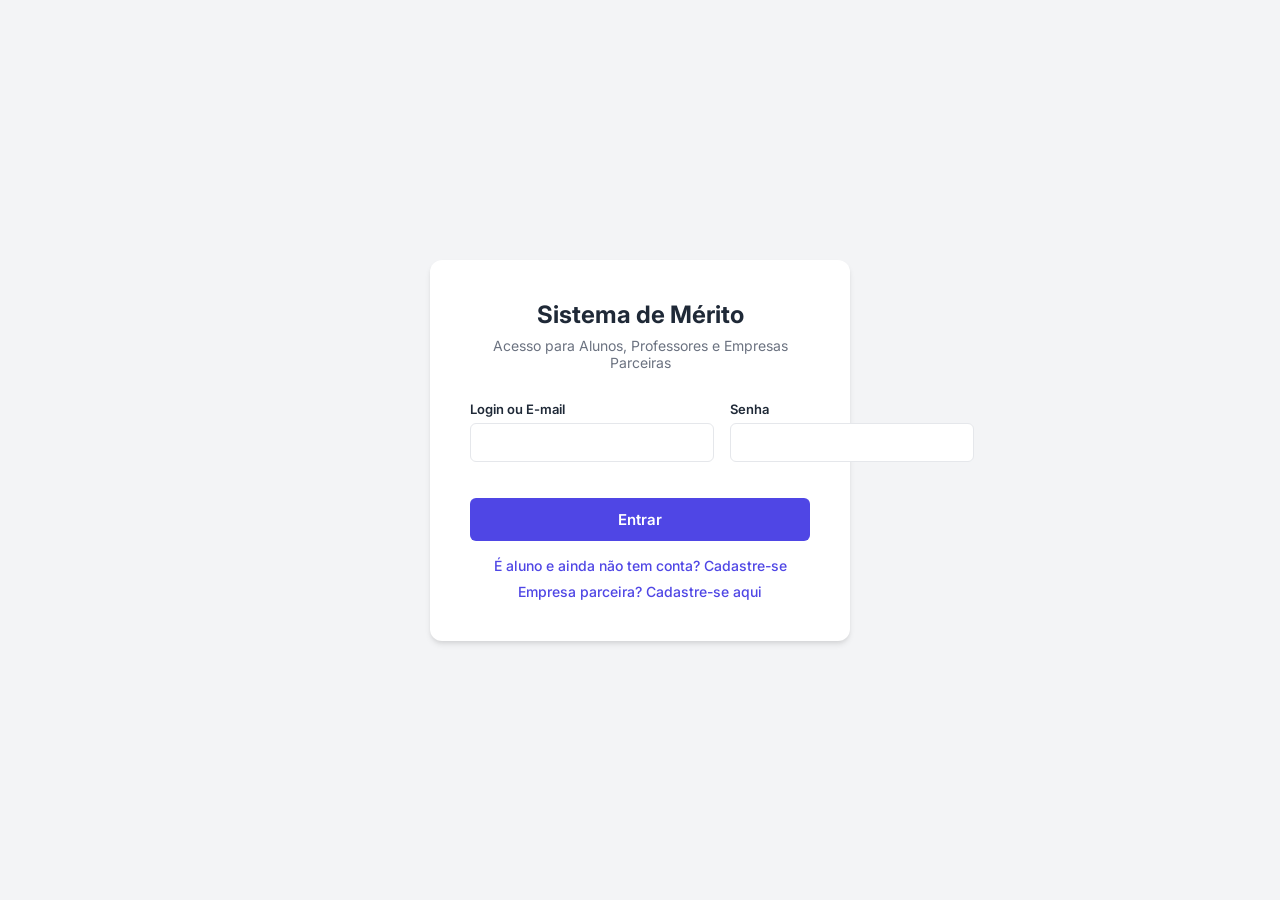
<file: Codigo/src/main/resources/static/index.html>
<!DOCTYPE html>
<html lang="pt-BR">
<head>
    <meta charset="UTF-8">
    <meta name="viewport" content="width=device-width, initial-scale=1.0">
    <title>Entrar - Sistema de Mérito</title>
    <link rel="preconnect" href="https://fonts.googleapis.com">
    <link rel="preconnect" href="https://fonts.gstatic.com" crossorigin>
    <link href="https://fonts.googleapis.com/css2?family=Inter:wght@400;500;600;700&display=swap" rel="stylesheet">
    <link rel="stylesheet" href="css/cadastro-aluno.css">
</head>
<body>
    <div class="auth-container auth-container-sm">
        <!-- Toast de Notificação -->
        <div id="toast" class="toast hidden"></div>

        <div class="auth-card">
            <div class="auth-header">
    <h2>Sistema de Mérito</h2>
    <p>Acesso para Alunos, Professores e Empresas Parceiras</p>
</div>

<form id="form-login">
    <div class="form-grid form-grid-single">
        <div class="form-group">
            <label>Login ou E-mail</label>
            <input type="text" id="login" autocomplete="username" required>
            <span class="error-msg" id="erro-login"></span>
        </div>
        <div class="form-group">
            <label>Senha</label>
            <input type="password" id="senha" autocomplete="current-password" required>
            <span class="error-msg" id="erro-senha"></span>
        </div>
    </div>
    <div class="form-actions">
        <button type="submit" class="btn btn-primary btn-block">Entrar</button>
        <a href="cadastro-aluno.html" class="link-voltar">É aluno e ainda não tem conta? Cadastre-se</a>
        <a href="cadastro-empresa.html" class="link-voltar" style="margin-top: 8px;">Empresa parceira? Cadastre-se aqui</a>
    </div>
    </div>
</form>
        </div>
    </div>

    <script src="js/login.js"></script>
</body>
</html>
</file>
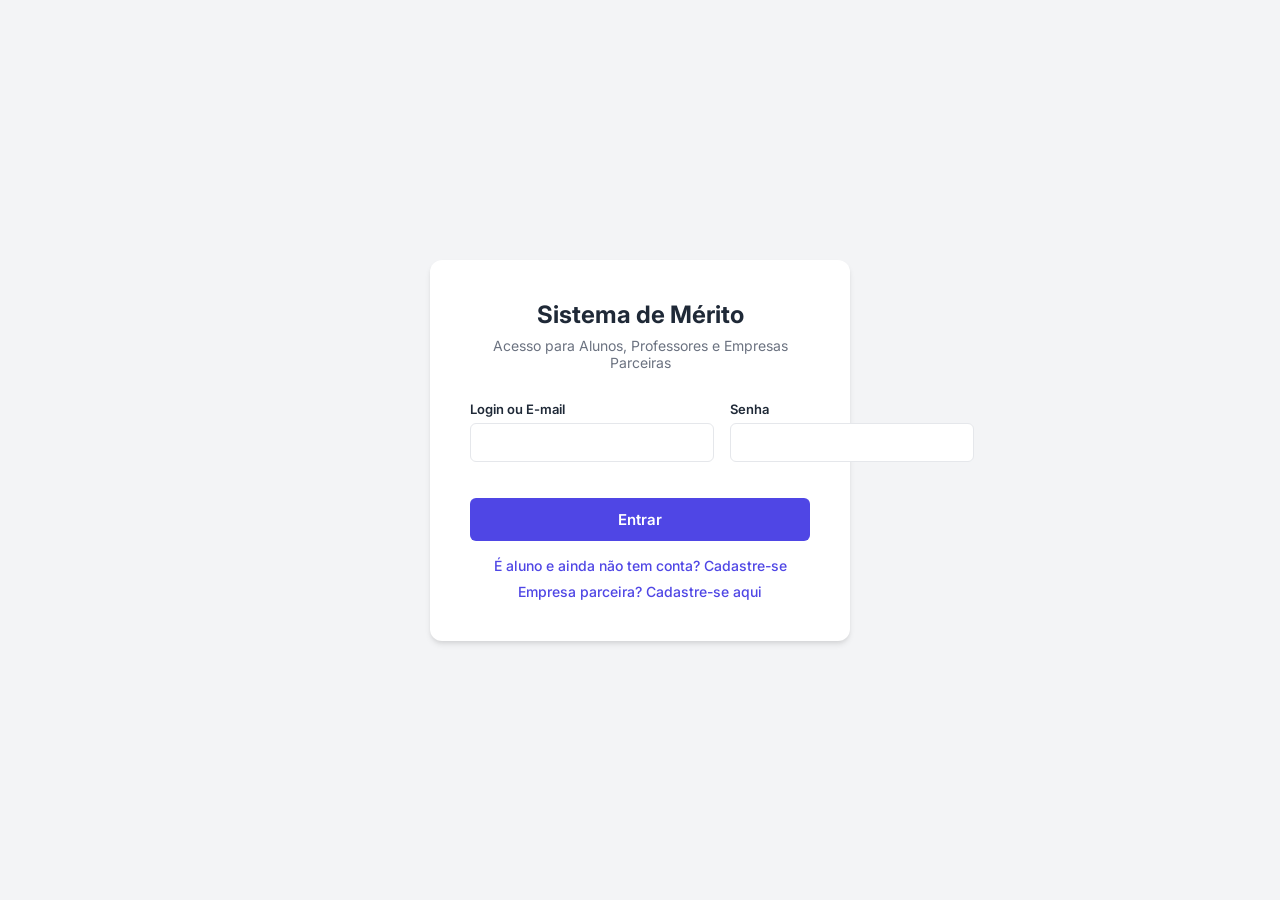
<file: Codigo/src/main/resources/static/admin.html>
<!DOCTYPE html>
<html lang="pt-BR">
<head>
    <meta charset="UTF-8">
    <meta name="viewport" content="width=device-width, initial-scale=1.0">
    <title>Sistema de Mérito - Admin</title>
    <link rel="preconnect" href="https://fonts.googleapis.com">
    <link rel="preconnect" href="https://fonts.gstatic.com" crossorigin>
    <link href="https://fonts.googleapis.com/css2?family=Inter:wght@400;500;600;700&display=swap" rel="stylesheet">
    <link rel="stylesheet" href="css/styles.css">
</head>
<body>
    <div class="app-container">
        <!-- Sidebar -->
        <aside class="sidebar">
            <div class="sidebar-header">
                <h2>Mérito Admin</h2>
            </div>
            <nav class="sidebar-nav">
                <button class="nav-btn active" onclick="switchView('empresas')">Empresas Parceiras</button>
                <button class="nav-btn" onclick="switchView('vantagens')">Vantagens (Produtos)</button>
            </nav>
        </aside>

        <!-- Conteúdo Principal -->
        <main class="main-content">
            <!-- Toast de Notificação -->
            <div id="toast" class="toast hidden"></div>

            <!-- View: Empresas -->
            <section id="view-empresas" class="view-section active">
                <div class="section-header">
                    <h1>Empresas Parceiras</h1>
                    <button class="btn btn-primary" onclick="abrirModalEmpresa()">+ Nova Empresa</button>
                </div>
                <div class="card">
                    <table class="data-table">
                        <thead>
                            <tr>
                                <th>ID</th>
                                <th>Nome</th>
                                <th>CNPJ</th>
                                <th>E-mail</th>
                                <th>Ações</th>
                            </tr>
                        </thead>
                        <tbody id="tbody-empresas">
                            <!-- Preenchido via JS -->
                        </tbody>
                    </table>
                </div>
            </section>

            <!-- View: Vantagens -->
            <section id="view-vantagens" class="view-section">
                <div class="section-header">
                    <h1>Vantagens Cadastradas</h1>
                    <button class="btn btn-primary" onclick="abrirModalVantagem()">+ Nova Vantagem</button>
                </div>
                <div class="card">
                    <table class="data-table">
                        <thead>
                            <tr>
                                <th>ID</th>
                                <th>Descrição</th>
                                <th>Custo (Moedas)</th>
                                <th>Empresa</th>
                                <th>Ações</th>
                            </tr>
                        </thead>
                        <tbody id="tbody-vantagens">
                            <!-- Preenchido via JS -->
                        </tbody>
                    </table>
                </div>
            </section>
        </main>
    </div>

    <!-- Modal: Empresa -->
    <div id="modal-empresa" class="modal-overlay hidden">
        <div class="modal">
            <div class="modal-header">
                <h2 id="modal-empresa-titulo">Cadastrar Empresa</h2>
                <button class="close-btn" onclick="fecharModal('modal-empresa')">&times;</button>
            </div>
            <div class="modal-body">
                <form id="form-empresa">
                    <input type="hidden" id="empresa-id">
                    
                    <div class="form-grid">
                        <div class="form-group">
                            <label>Razão Social</label>
                            <input type="text" id="empresa-nome" required>
                            <span class="error-msg" id="erro-nome"></span>
                        </div>
                        <div class="form-group">
                            <label>CNPJ</label>
                            <input type="text" id="empresa-cnpj" maxlength="14" required>
                            <span class="error-msg" id="erro-cnpj"></span>
                        </div>
                        <div class="form-group">
                            <label>E-mail</label>
                            <input type="email" id="empresa-email" required>
                            <span class="error-msg" id="erro-email"></span>
                        </div>
                        <div class="form-group">
                            <label>Telefone</label>
                            <input type="text" id="empresa-telefone">
                            <span class="error-msg" id="erro-telefone"></span>
                        </div>
                        <div class="form-group">
                            <label>Login</label>
                            <input type="text" id="empresa-login" required>
                            <span class="error-msg" id="erro-login"></span>
                        </div>
                        <div class="form-group">
                            <label>Senha <small id="senha-hint"></small></label>
                            <input type="password" id="empresa-senha">
                            <span class="error-msg" id="erro-senha"></span>
                        </div>
                    </div>
                    <div class="modal-footer">
                        <button type="button" class="btn btn-secondary" onclick="fecharModal('modal-empresa')">Cancelar</button>
                        <button type="submit" class="btn btn-primary">Salvar</button>
                    </div>
                </form>
            </div>
        </div>
    </div>

    <!-- Modal: Vantagem -->
    <div id="modal-vantagem" class="modal-overlay hidden">
        <div class="modal">
            <div class="modal-header">
                <h2 id="modal-vantagem-titulo">Cadastrar Vantagem</h2>
                <button class="close-btn" onclick="fecharModal('modal-vantagem')">&times;</button>
            </div>
            <div class="modal-body">
                <form id="form-vantagem">
                    <input type="hidden" id="vantagem-id">
                    
                    <div class="form-group">
                        <label>Empresa Parceira</label>
                        <select id="vantagem-empresa" required></select>
                        <span class="error-msg" id="erro-empresaId"></span>
                    </div>

                    <div class="form-group">
                        <label>Descrição do Produto/Vantagem</label>
                        <input type="text" id="vantagem-descricao" required>
                        <span class="error-msg" id="erro-descricao"></span>
                    </div>

                    <div class="form-grid">
                        <div class="form-group">
                            <label>Custo em Moedas</label>
                            <input type="number" id="vantagem-custo" min="1" required>
                            <span class="error-msg" id="erro-custoEmMoedas"></span>
                        </div>
                        <div class="form-group">
                            <label>URL da Foto</label>
                            <input type="url" id="vantagem-foto" placeholder="https://..." required>
                            <span class="error-msg" id="erro-foto"></span>
                        </div>
                    </div>
                    
                    <div class="modal-footer">
                        <button type="button" class="btn btn-secondary" onclick="fecharModal('modal-vantagem')">Cancelar</button>
                        <button type="submit" class="btn btn-primary">Salvar</button>
                    </div>
                </form>
            </div>
        </div>
    </div>

    <script src="js/auth.js"></script>
    <script src="js/script.js"></script>
</body>
</html>
</file>
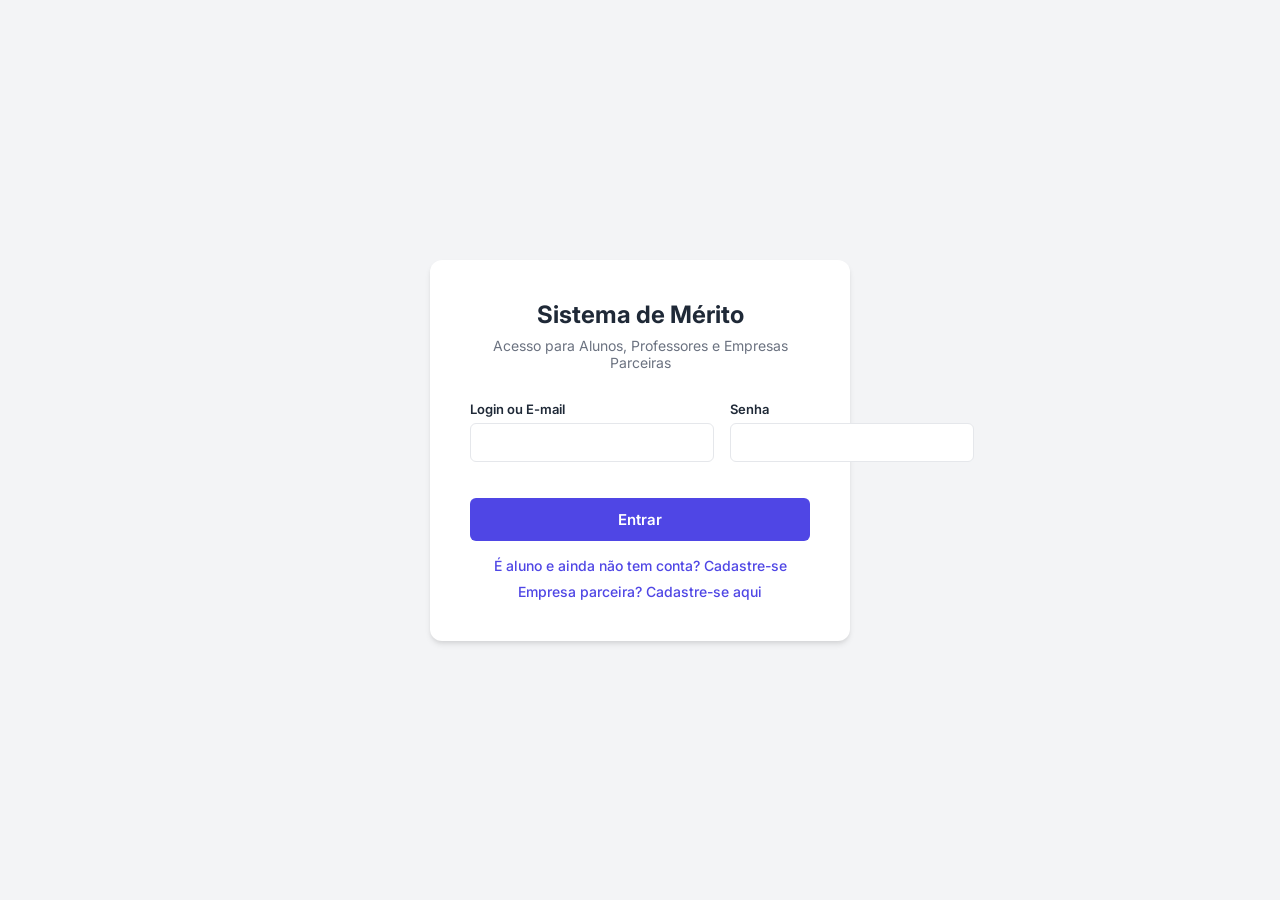
<file: Codigo/src/main/resources/static/aluno.html>
<!DOCTYPE html>
<html lang="pt-BR">
<head>
    <meta charset="UTF-8">
    <meta name="viewport" content="width=device-width, initial-scale=1.0">
    <title>Painel do Aluno - Sistema de Mérito</title>
    <link rel="preconnect" href="https://fonts.googleapis.com">
    <link rel="preconnect" href="https://fonts.gstatic.com" crossorigin>
    <link href="https://fonts.googleapis.com/css2?family=Inter:wght@400;500;600;700&display=swap" rel="stylesheet">
    <link rel="stylesheet" href="css/styles.css">
    <style>
        .aluno-header {
            background: linear-gradient(135deg, #4f46e5 0%, #3730a3 100%);
            color: white;
            padding: 28px 32px;
            border-radius: 12px;
            display: flex;
            justify-content: space-between;
            align-items: center;
            margin-bottom: 30px;
            box-shadow: 0 10px 15px -3px rgba(79, 70, 229, 0.2);
        }

        .aluno-info h1 {
            font-size: 26px;
            font-weight: 700;
        }

        .aluno-info p {
            opacity: 0.85;
            font-size: 14px;
            margin-top: 4px;
        }

        .saldo-card {
            background: rgba(255, 255, 255, 0.15);
            backdrop-filter: blur(8px);
            padding: 16px 24px;
            border-radius: 10px;
            border: 1px solid rgba(255, 255, 255, 0.2);
            text-align: right;
        }

        .saldo-card label {
            font-size: 12px;
            text-transform: uppercase;
            letter-spacing: 0.5px;
            opacity: 0.9;
        }

        .saldo-card .valor {
            font-size: 32px;
            font-weight: 700;
            margin-top: 2px;
        }

        .aluno-acoes {
            display: flex;
            align-items: center;
            gap: 16px;
        }

        .btn-sair {
            background: rgba(255, 255, 255, 0.15);
            color: white;
            border: 1px solid rgba(255, 255, 255, 0.3);
        }

        .btn-sair:hover {
            background: rgba(255, 255, 255, 0.25);
        }

        /* Grid de Vantagens */
        .vantagens-grid {
            display: grid;
            grid-template-columns: repeat(auto-fill, minmax(260px, 1fr));
            gap: 20px;
            margin-top: 20px;
        }

        .vantagem-card {
            background: var(--surface);
            border-radius: 12px;
            border: 1px solid var(--border);
            overflow: hidden;
            display: flex;
            flex-direction: column;
            transition: transform 0.2s, box-shadow 0.2s;
        }

        .vantagem-card:hover {
            transform: translateY(-4px);
            box-shadow: 0 12px 20px -5px rgba(0, 0, 0, 0.1);
        }

        .vantagem-foto {
            width: 100%;
            height: 160px;
            object-fit: cover;
            background: #e5e7eb;
        }

        .vantagem-body {
            padding: 16px;
            display: flex;
            flex-direction: column;
            flex: 1;
        }

        .vantagem-empresa {
            font-size: 12px;
            font-weight: 600;
            color: var(--primary);
            text-transform: uppercase;
            margin-bottom: 4px;
        }

        .vantagem-titulo {
            font-size: 16px;
            font-weight: 600;
            color: var(--text-main);
            margin-bottom: 12px;
            flex: 1;
        }

        .vantagem-footer {
            display: flex;
            justify-content: space-between;
            align-items: center;
            margin-top: auto;
            padding-top: 12px;
            border-top: 1px solid var(--border);
        }

        .custo-tag {
            font-size: 16px;
            font-weight: 700;
            color: var(--text-main);
        }

        .tabs {
            display: flex;
            gap: 12px;
            border-bottom: 1px solid var(--border);
            margin-bottom: 24px;
        }

        .tab-btn {
            background: none;
            border: none;
            padding: 12px 16px;
            font-size: 15px;
            font-weight: 500;
            color: var(--text-muted);
            cursor: pointer;
            border-bottom: 2px solid transparent;
            transition: all 0.2s;
        }

        .tab-btn.active {
            color: var(--primary);
            border-bottom-color: var(--primary);
        }
    </style>
</head>
<body>
    <div class="app-container" style="padding: 40px; max-width: 1200px; margin: 0 auto; display: block;">
        
        <!-- Toast de Notificação -->
        <div id="toast" class="toast hidden"></div>

        <!-- Cabeçalho com Saldo do Aluno -->
        <header class="aluno-header">
            <div class="aluno-info">
                <h1>Olá, <span id="aluno-nome">Carregando...</span> 👋</h1>
                <p><span id="aluno-curso">...</span> — <span id="aluno-instituicao">...</span></p>
            </div>
            <div class="aluno-acoes">
                <div class="saldo-card">
                    <label>Seu Saldo</label>
                    <div class="valor"><span id="aluno-saldo">0</span> 🪙</div>
                </div>
                <button class="btn btn-sair" onclick="sair()">Sair</button>
            </div>
        </header>

        <!-- Navegação por Abas -->
        <nav class="tabs">
            <button class="tab-btn active" onclick="switchTab('vantagens')">Vantagens Disponíveis</button>
            <button class="tab-btn" onclick="switchTab('extrato')">Meu Extrato</button>
        </nav>

        <!-- Aba 1: Vantagens / Resgate -->
        <section id="tab-vantagens" class="tab-content">
            <div class="section-header">
                <h2>Resgatar Vantagens</h2>
                <p style="color: var(--text-muted); font-size: 14px;">Troque suas moedas por descontos, produtos e serviços de empresas parceiras.</p>
            </div>
            <div id="grid-vantagens" class="vantagens-grid">
                <!-- Cards preenchidos via JS -->
                <p style="color: var(--text-muted);">Carregando vantagens...</p>
            </div>
        </section>

        <!-- Aba 2: Extrato da Conta -->
        <section id="tab-extrato" class="tab-content" style="display: none;">
            <div class="section-header">
                <h2>Extrato de Moedas</h2>
            </div>
            <div class="card" style="padding: 20px;">
                <table class="data-table">
                    <thead>
                        <tr>
                            <th>Data</th>
                            <th>Descrição / Origem</th>
                            <th>Tipo</th>
                            <th>Valor</th>
                        </tr>
                    </thead>
                    <tbody id="tbody-extrato-aluno">
                        <!-- Preenchido via JS -->
                        <tr><td colspan="4" style="text-align: center;">Carregando histórico...</td></tr>
                    </tbody>
                </table>
            </div>
        </section>
    </div>

    <script src="js/auth.js"></script>
    <script src="js/aluno.js"></script>
</body>
</html>
</file>
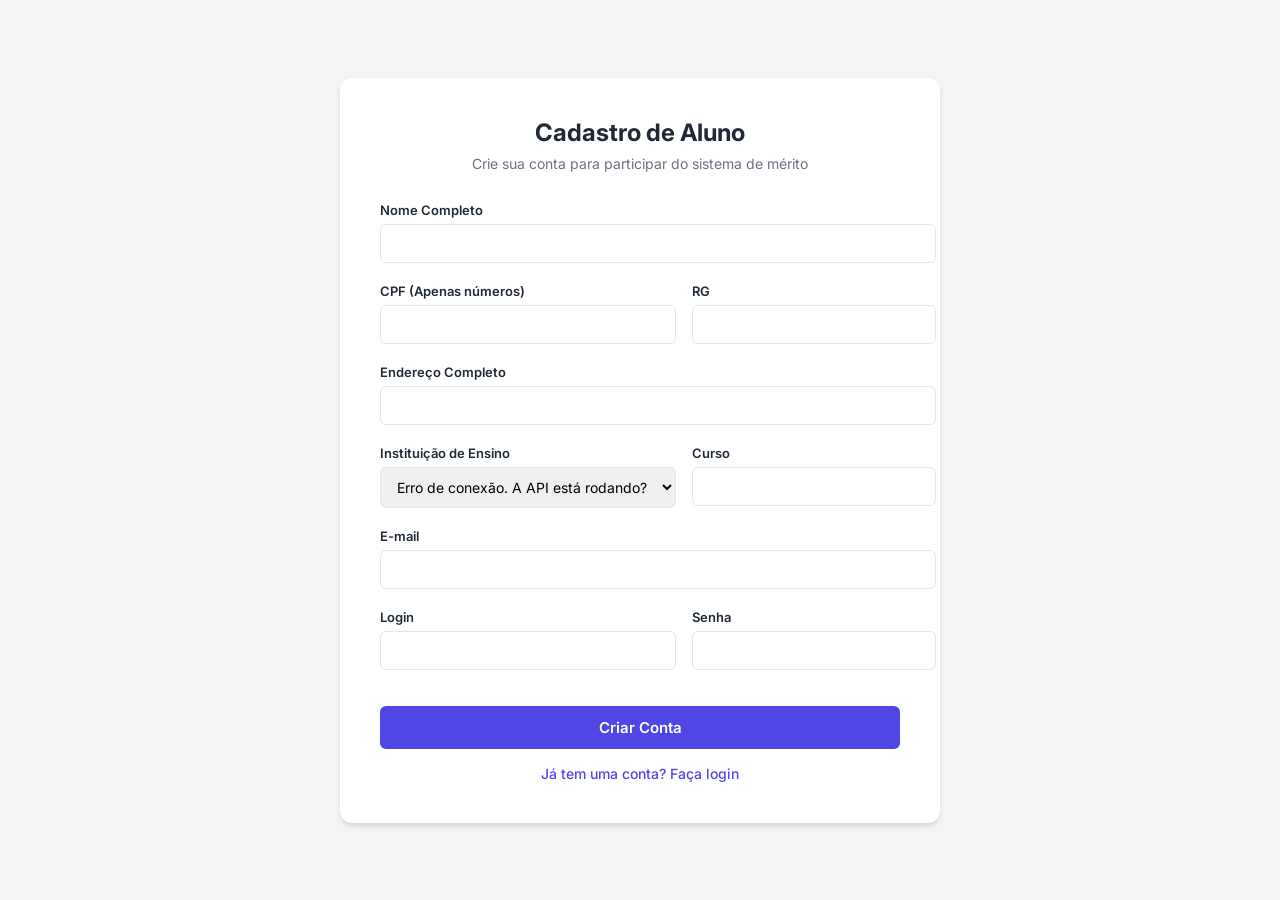
<file: Codigo/src/main/resources/static/cadastro-aluno.html>
<!DOCTYPE html>
<html lang="pt-BR">
<head>
    <meta charset="UTF-8">
    <meta name="viewport" content="width=device-width, initial-scale=1.0">
    <title>Cadastro de Aluno - Sistema de Mérito</title>
    <link rel="preconnect" href="https://fonts.googleapis.com">
    <link rel="preconnect" href="https://fonts.gstatic.com" crossorigin>
    <link href="https://fonts.googleapis.com/css2?family=Inter:wght@400;500;600;700&display=swap" rel="stylesheet">
    <link rel="stylesheet" href="css/cadastro-aluno.css">
</head>
<body>
    <div class="auth-container">
        <!-- Toast de Notificação -->
        <div id="toast" class="toast hidden"></div>

        <div class="auth-card">
            <div class="auth-header">
                <h2>Cadastro de Aluno</h2>
                <p>Crie sua conta para participar do sistema de mérito</p>
            </div>
            
            <form id="form-aluno">
                <div class="form-grid">
                    <!-- Dados Pessoais -->
                    <div class="form-group span-2">
                        <label>Nome Completo</label>
                        <input type="text" id="aluno-nome" required>
                        <span class="error-msg" id="erro-nome"></span>
                    </div>

                    <div class="form-group">
                        <label>CPF (Apenas números)</label>
                        <input type="text" id="aluno-cpf" maxlength="11" required>
                        <span class="error-msg" id="erro-cpf"></span>
                    </div>

                    <div class="form-group">
                        <label>RG</label>
                        <input type="text" id="aluno-rg" required>
                        <span class="error-msg" id="erro-rg"></span>
                    </div>

                    <div class="form-group span-2">
                        <label>Endereço Completo</label>
                        <input type="text" id="aluno-endereco" required>
                        <span class="error-msg" id="erro-endereco"></span>
                    </div>

                    <!-- Dados Acadêmicos -->
                    <div class="form-group">
                        <label>Instituição de Ensino</label>
                        <select id="aluno-instituicao" required>
                            <option value="">Carregando instituições...</option>
                        </select>
                        <span class="error-msg" id="erro-instituicaoId"></span>
                    </div>

                    <div class="form-group">
                        <label>Curso</label>
                        <input type="text" id="aluno-curso" required>
                        <span class="error-msg" id="erro-curso"></span>
                    </div>

                    <!-- Dados de Acesso -->
                    <div class="form-group span-2">
                        <label>E-mail</label>
                        <input type="email" id="aluno-email" required>
                        <span class="error-msg" id="erro-email"></span>
                    </div>

                    <div class="form-group">
                        <label>Login</label>
                        <input type="text" id="aluno-login" required>
                        <span class="error-msg" id="erro-login"></span>
                    </div>

                    <div class="form-group">
                        <label>Senha</label>
                        <input type="password" id="aluno-senha" required minlength="6">
                        <span class="error-msg" id="erro-senha"></span>
                    </div>
                </div>

                <div class="form-actions">
                    <button type="submit" class="btn btn-primary btn-block">Criar Conta</button>
                    <a href="index.html" class="link-voltar">Já tem uma conta? Faça login</a>
                </div>
            </form>
        </div>
    </div>

    <script src="js/cadastro-aluno.js"></script>
</body>
</html>
</file>
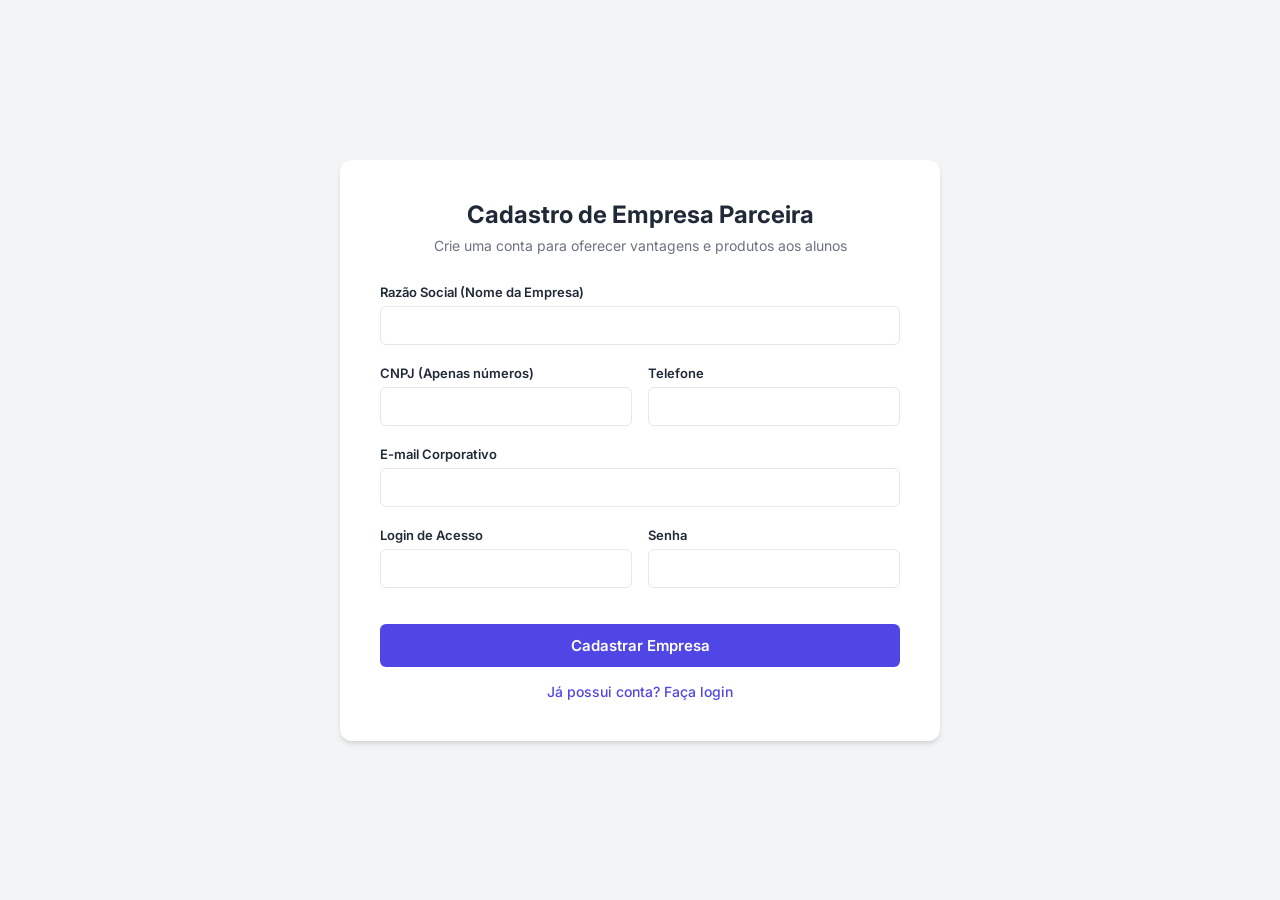
<file: Codigo/src/main/resources/static/cadastro-empresa.html>
<!DOCTYPE html>
<html lang="pt-BR">
<head>
    <meta charset="UTF-8">
    <meta name="viewport" content="width=device-width, initial-scale=1.0">
    <title>Cadastro de Empresa Parceira</title>
    <link rel="preconnect" href="https://fonts.googleapis.com">
    <link rel="preconnect" href="https://fonts.gstatic.com" crossorigin>
    <link href="https://fonts.googleapis.com/css2?family=Inter:wght@400;500;600;700&display=swap" rel="stylesheet">
    <link rel="stylesheet" href="css/cadastro-aluno.css"> <!-- Reutilizamos o mesmo estilo -->
</head>
<body>
    <div class="auth-container">
        <div id="toast" class="toast hidden"></div>
        <div class="auth-card">
            <div class="auth-header">
                <h2>Cadastro de Empresa Parceira</h2>
                <p>Crie uma conta para oferecer vantagens e produtos aos alunos</p>
            </div>
            
            <form id="form-empresa">
                <div class="form-grid">
                    <div class="form-group span-2">
                        <label>Razão Social (Nome da Empresa)</label>
                        <input type="text" id="emp-nome" required>
                        <span class="error-msg" id="erro-nome"></span>
                    </div>
                    <div class="form-group">
                        <label>CNPJ (Apenas números)</label>
                        <input type="text" id="emp-cnpj" maxlength="14" required>
                        <span class="error-msg" id="erro-cnpj"></span>
                    </div>
                    <div class="form-group">
                        <label>Telefone</label>
                        <input type="text" id="emp-telefone" required>
                        <span class="error-msg" id="erro-telefone"></span>
                    </div>
                    <div class="form-group span-2">
                        <label>E-mail Corporativo</label>
                        <input type="email" id="emp-email" required>
                        <span class="error-msg" id="erro-email"></span>
                    </div>
                    <div class="form-group">
                        <label>Login de Acesso</label>
                        <input type="text" id="emp-login" required>
                        <span class="error-msg" id="erro-login"></span>
                    </div>
                    <div class="form-group">
                        <label>Senha</label>
                        <input type="password" id="emp-senha" required minlength="6">
                        <span class="error-msg" id="erro-senha"></span>
                    </div>
                </div>
                <div class="form-actions">
                    <button type="submit" class="btn btn-primary btn-block">Cadastrar Empresa</button>
                    <a href="index.html" class="link-voltar">Já possui conta? Faça login</a>
                </div>
            </form>
        </div>
    </div>
    <script src="js/cadastro-empresa.js"></script>
</body>
</html>
</file>
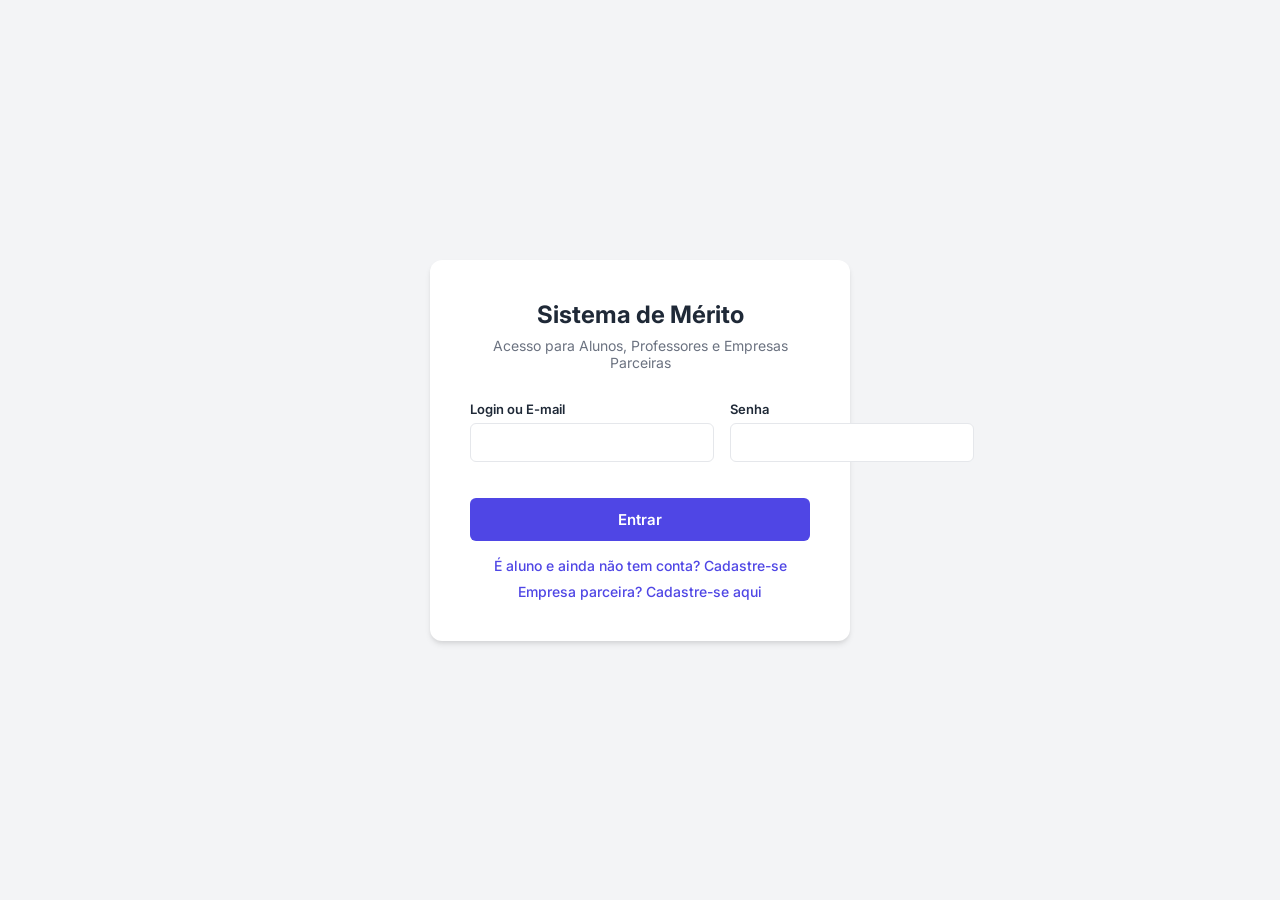
<file: Codigo/src/main/resources/static/empresa.html>
<!DOCTYPE html>
<html lang="pt-BR">
<head>
    <meta charset="UTF-8">
    <meta name="viewport" content="width=device-width, initial-scale=1.0">
    <title>Painel da Empresa Parceira - Sistema de Mérito</title>
    <link rel="preconnect" href="https://fonts.googleapis.com">
    <link rel="preconnect" href="https://fonts.gstatic.com" crossorigin>
    <link href="https://fonts.googleapis.com/css2?family=Inter:wght@400;500;600;700&display=swap" rel="stylesheet">
    <link rel="stylesheet" href="css/styles.css">
</head>
<body>
    <div class="app-container" style="padding: 40px; max-width: 1200px; margin: 0 auto; display: block;">
        <div id="toast" class="toast hidden"></div>
        
        <header class="section-header" style="background: var(--primary); color: white; padding: 24px 32px; border-radius: 12px; margin-bottom: 30px;">
            <div>
                <h2>Painel da Empresa: <span id="empresa-nome">Carregando...</span></h2>
                <p style="opacity: 0.9; font-size: 14px; margin-top: 4px;">Gerencie as vantagens e produtos oferecidos aos alunos.</p>
            </div>
            <button class="btn btn-secondary" onclick="sair()" style="background: rgba(255,255,255,0.2); color: white; border: none;">Sair</button>
        </header>

        <div class="section-header">
            <h1>Minhas Vantagens Cadastradas</h1>
            <button class="btn btn-primary" onclick="abrirModalVantagem()">+ Nova Vantagem</button>
        </div>

        <div class="card">
            <table class="data-table">
                <thead>
                    <tr>
                        <th>ID</th>
                        <th>Foto / Descrição</th>
                        <th>Custo (Moedas)</th>
                        <th>Ações</th>
                    </tr>
                </thead>
                <tbody id="tbody-vantagens-empresa">
                    <tr><td colspan="4" style="text-align: center;">Carregando vantagens...</td></tr>
                </tbody>
            </table>
        </div>
    </div>

    <!-- Modal: Vantagem -->
    <div id="modal-vantagem" class="modal-overlay hidden">
        <div class="modal">
            <div class="modal-header">
                <h2 id="modal-vantagem-titulo">Cadastrar Vantagem</h2>
                <button class="close-btn" onclick="fecharModal('modal-vantagem')">&times;</button>
            </div>
            <div class="modal-body">
                <form id="form-vantagem">
                    <input type="hidden" id="vantagem-id">
                    
                    <div class="form-group">
                        <label>Descrição do Produto/Vantagem</label>
                        <input type="text" id="vantagem-descricao" required>
                        <span class="error-msg" id="erro-descricao"></span>
                    </div>
                    <div class="form-grid">
                        <div class="form-group">
                            <label>Custo em Moedas</label>
                            <input type="number" id="vantagem-custo" min="1" required>
                            <span class="error-msg" id="erro-custoEmMoedas"></span>
                        </div>
                        <div class="form-group">
                            <label>URL da Foto</label>
                            <input type="url" id="vantagem-foto" placeholder="https://..." required>
                            <span class="error-msg" id="erro-foto"></span>
                        </div>
                    </div>
                    
                    <div class="modal-footer">
                        <button type="button" class="btn btn-secondary" onclick="fecharModal('modal-vantagem')">Cancelar</button>
                        <button type="submit" class="btn btn-primary">Salvar</button>
                    </div>
                </form>
            </div>
        </div>
    </div>

    <script src="js/auth.js"></script>
    <script src="js/empresa.js"></script>
</body>
</html>
</file>
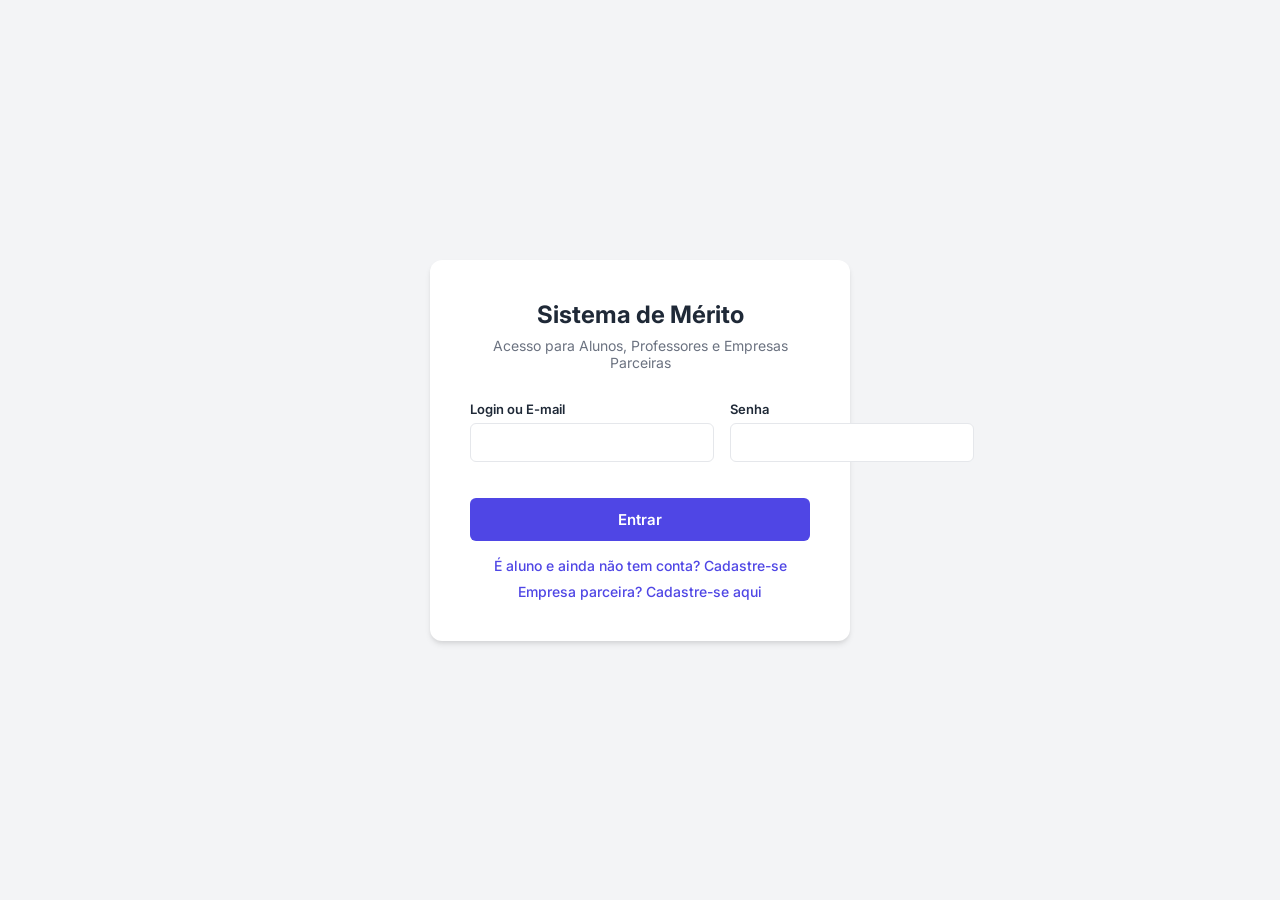
<file: Codigo/src/main/resources/static/professor.html>
<!DOCTYPE html>
<html lang="pt-BR">
<head>
    <meta charset="UTF-8">
    <title>Painel do Professor - Mérito</title>
    <link rel="stylesheet" href="css/styles.css"> <!-- Reutilize o seu CSS principal -->
    <style>
        .dashboard-header {
            display: flex; justify-content: space-between; align-items: center;
            background: var(--primary); color: white; padding: 20px 30px; border-radius: 12px;
            margin-bottom: 30px;
        }
        .saldo-box h3 { font-size: 14px; opacity: 0.9; }
        .saldo-box h1 { font-size: 36px; margin-top: 5px; }
        .grid-panel { display: grid; grid-template-columns: 1fr 2fr; gap: 24px; }
    </style>
</head>
<body>
    <div class="app-container" style="padding: 40px; max-width: 1200px; margin: 0 auto; display: block;">
        
        <!-- Cabeçalho de Saldo -->
        <div class="dashboard-header">
            <div>
                <h2>Olá, Professor <span id="nome-prof">Carregando...</span></h2>
                <p>Bem-vindo ao seu painel de reconhecimento acadêmico.</p>
            </div>
            <div class="saldo-box">
                <h3>SALDO DISPONÍVEL</h3>
                <h1><span id="saldo-prof">0</span> 🪙</h1>
            </div>
        </div>

        <div class="grid-panel">
            <!-- Formulário de Envio -->
            <div class="card" style="padding: 24px; align-self: start;">
                <h3 style="margin-bottom: 20px;">Reconhecer Aluno</h3>
                <form id="form-doacao">
                    <div class="form-group">
                        <label>Selecionar Aluno</label>
                        <select id="select-aluno" required>
                            <option value="">Carregando alunos...</option>
                        </select>
                    </div>
                    <div class="form-group">
                        <label>Quantidade de Moedas</label>
                        <input type="number" id="qtd-moedas" min="1" max="1000" required>
                    </div>
                    <div class="form-group">
                        <label>Motivo do Reconhecimento (Obrigatório)</label>
                        <textarea id="motivo" rows="4" required style="width: 100%; padding: 10px; border-radius: 6px; border: 1px solid #ccc;"></textarea>
                    </div>
                    <button type="submit" class="btn btn-primary btn-block">Enviar Moedas</button>
                </form>
            </div>

            <!-- Extrato / Histórico -->
            <div class="card" style="padding: 24px;">
                <h3 style="margin-bottom: 20px;">Extrato de Envios</h3>
                <table class="data-table">
                    <thead>
                        <tr>
                            <th>Data</th>
                            <th>Aluno</th>
                            <th>Motivo</th>
                            <th>Valor</th>
                        </tr>
                    </thead>
                    <tbody id="tbody-extrato">
                        <!-- Preenchido via JS -->
                        <tr><td colspan="4" style="text-align: center;">Nenhuma transação realizada ainda.</td></tr>
                    </tbody>
                </table>
            </div>
        </div>
    </div>
    <script src="js/auth.js"></script>
    <script src="js/professor.js"></script>
</body>
</html>
</file>
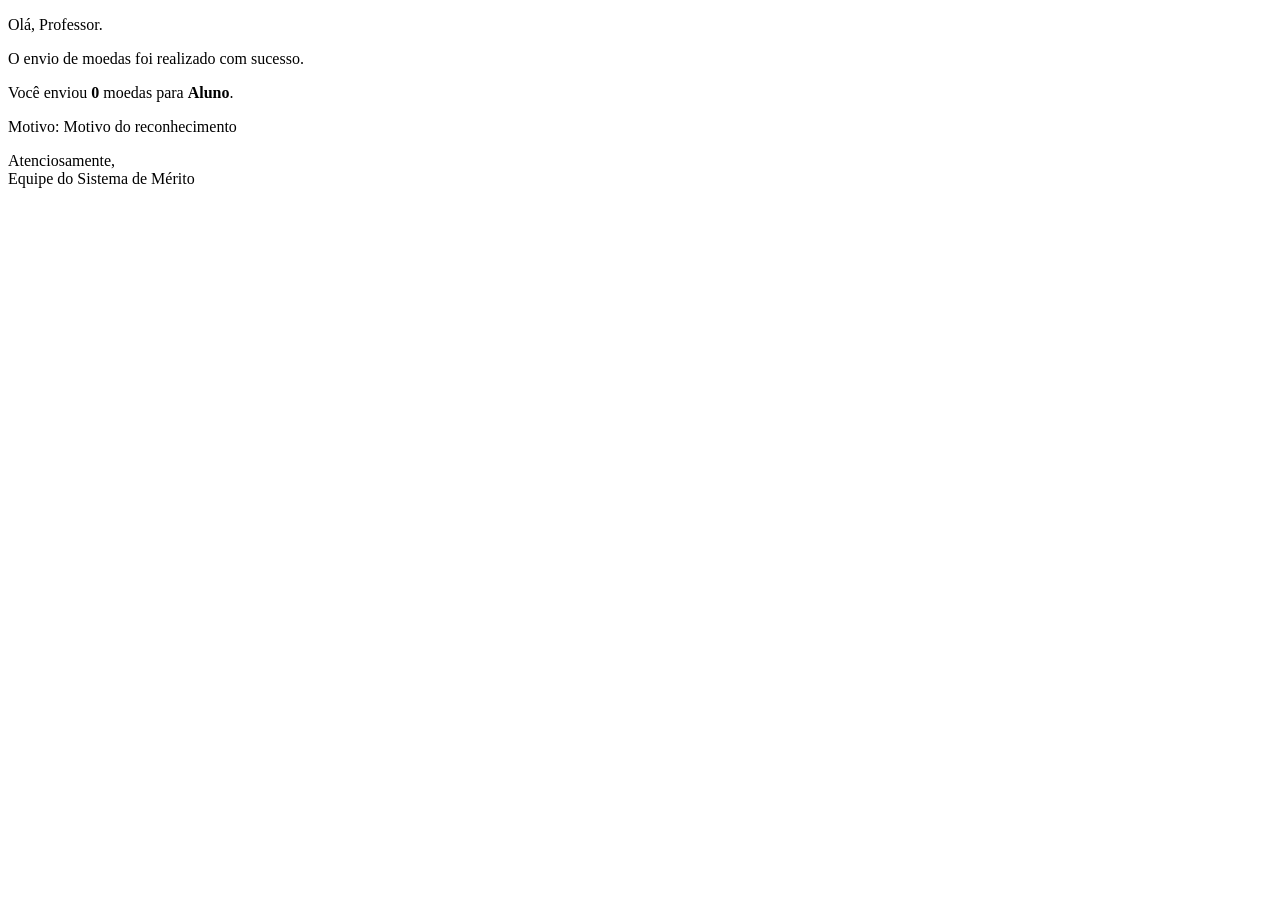
<file: Codigo/src/main/resources/templates/email/confirmacao-envio-professor.html>
<!DOCTYPE html>
<html lang="pt-BR" xmlns:th="http://www.thymeleaf.org">
<head>
    <meta charset="UTF-8">
    <title>Envio de moedas realizado</title>
</head>
<body>
    <p>Olá, <span th:text="${nomeDestinatario}">Professor</span>.</p>
    <p>O envio de moedas foi realizado com sucesso.</p>
    <p>
        Você enviou <strong th:text="${quantidade}">0</strong> moedas para
        <strong th:text="${nomeAluno}">Aluno</strong>.
    </p>
    <p>Motivo: <span th:text="${motivo}">Motivo do reconhecimento</span></p>
    <p>Atenciosamente,<br>Equipe do Sistema de Mérito</p>
</body>
</html>
</file>
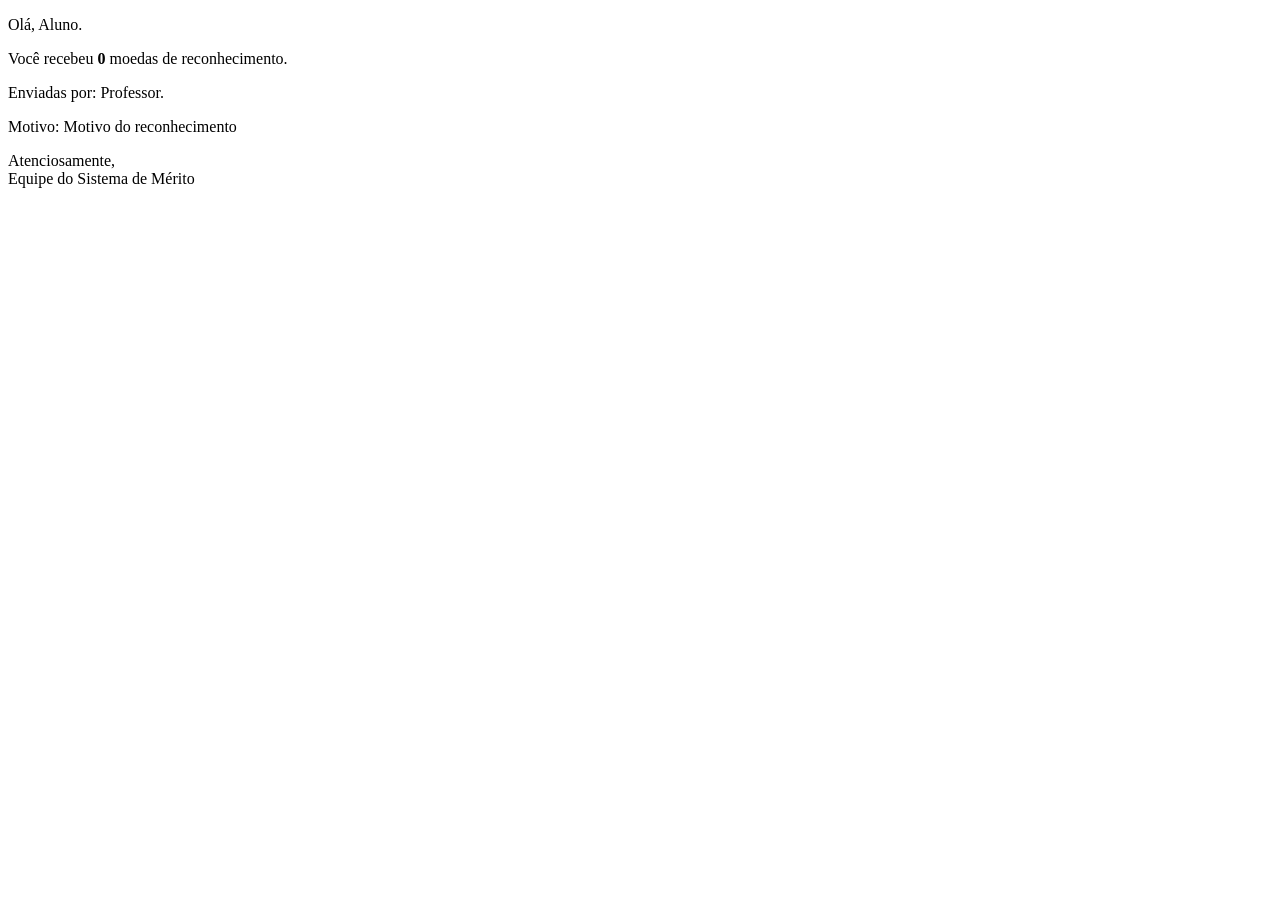
<file: Codigo/src/main/resources/templates/email/notificacao-recebimento-aluno.html>
<!DOCTYPE html>
<html lang="pt-BR" xmlns:th="http://www.thymeleaf.org">
<head>
    <meta charset="UTF-8">
    <title>Você recebeu moedas</title>
</head>
<body>
    <p>Olá, <span th:text="${nomeDestinatario}">Aluno</span>.</p>
    <p>Você recebeu <strong th:text="${quantidade}">0</strong> moedas de reconhecimento.</p>
    <p>Enviadas por: <span th:text="${nomeProfessor}">Professor</span>.</p>
    <p>Motivo: <span th:text="${motivo}">Motivo do reconhecimento</span></p>
    <p>Atenciosamente,<br>Equipe do Sistema de Mérito</p>
</body>
</html>
</file>
<file: Codigo/src/main/resources/static/css/cadastro-aluno.css>
:root {
    --primary: #4f46e5;
    --primary-hover: #4338ca;
    --bg-main: #f3f4f6;
    --text-main: #1f2937;
    --text-muted: #6b7280;
    --border: #e5e7eb;
    --surface: #ffffff;
    --danger: #ef4444;
    --success: #10b981;
}

* {
    box-sizing: border-box;
    margin: 0;
    padding: 0;
    font-family: 'Inter', sans-serif;
}

body {
    background-color: var(--bg-main);
    color: var(--text-main);
    display: flex;
    justify-content: center;
    align-items: center;
    min-height: 100vh;
    padding: 20px;
}

.auth-container {
    width: 100%;
    max-width: 600px;
}

.auth-container-sm {
    max-width: 420px;
}

.form-grid-single {
    grid-template-columns: 1fr;
}

.auth-card {
    background: var(--surface);
    border-radius: 12px;
    box-shadow: 0 4px 6px -1px rgba(0,0,0,0.1), 0 2px 4px -1px rgba(0,0,0,0.06);
    padding: 40px;
}

.auth-header {
    text-align: center;
    margin-bottom: 30px;
}

.auth-header h2 {
    font-size: 24px;
    font-weight: 700;
    color: var(--text-main);
    margin-bottom: 8px;
}

.auth-header p {
    color: var(--text-muted);
    font-size: 14px;
}

.form-grid {
    display: grid;
    grid-template-columns: 1fr 1fr;
    gap: 16px;
}

.span-2 {
    grid-column: span 2;
}

.form-group {
    display: flex;
    flex-direction: column;
}

.form-group label {
    font-size: 13px;
    font-weight: 600;
    margin-bottom: 6px;
    color: var(--text-main);
}

.form-group input, .form-group select {
    padding: 10px 12px;
    border: 1px solid var(--border);
    border-radius: 6px;
    font-size: 14px;
    outline: none;
    transition: border-color 0.2s, box-shadow 0.2s;
}

.form-group input:focus, .form-group select:focus {
    border-color: var(--primary);
    box-shadow: 0 0 0 3px rgba(79, 70, 229, 0.1);
}

.error-msg {
    color: var(--danger);
    font-size: 12px;
    margin-top: 4px;
}

.form-actions {
    margin-top: 32px;
    text-align: center;
}

.btn {
    padding: 12px 16px;
    border-radius: 6px;
    font-size: 15px;
    font-weight: 600;
    border: none;
    cursor: pointer;
    transition: background 0.2s;
}

.btn-primary {
    background: var(--primary);
    color: white;
}

.btn-primary:hover {
    background: var(--primary-hover);
}

.btn-block {
    width: 100%;
    display: block;
}

.link-voltar {
    display: inline-block;
    margin-top: 16px;
    color: var(--primary);
    text-decoration: none;
    font-size: 14px;
    font-weight: 500;
}

.link-voltar:hover {
    text-decoration: underline;
}

.link-discreto {
    color: var(--text-muted);
    font-size: 13px;
    margin-top: 8px;
}

/* Toast Messages */
.toast {
    position: fixed;
    top: 24px;
    right: 24px;
    padding: 16px 24px;
    border-radius: 8px;
    color: white;
    font-weight: 500;
    z-index: 2000;
    box-shadow: 0 4px 6px rgba(0,0,0,0.1);
    transition: opacity 0.3s;
}
.toast.hidden { opacity: 0; pointer-events: none; }
.toast.success { background: var(--success); }
.toast.error { background: var(--danger); }

@media (max-width: 600px) {
    .form-grid {
        grid-template-columns: 1fr;
    }
    .span-2 {
        grid-column: span 1;
    }
    .auth-card {
        padding: 24px;
    }
}
</file>
<file: Codigo/src/main/resources/static/css/styles.css>
:root {
    --primary: #4f46e5;
    --primary-hover: #4338ca;
    --bg-main: #f3f4f6;
    --bg-sidebar: #111827;
    --text-main: #1f2937;
    --text-muted: #6b7280;
    --border: #e5e7eb;
    --surface: #ffffff;
    --danger: #ef4444;
    --danger-hover: #dc2626;
    --success: #10b981;
}

* {
    box-sizing: border-box;
    margin: 0;
    padding: 0;
    font-family: 'Inter', sans-serif;
}

body {
    background-color: var(--bg-main);
    color: var(--text-main);
    display: flex;
    height: 100vh;
    overflow: hidden;
}

/* Layout Geral */
.app-container {
    display: flex;
    width: 100%;
}

.sidebar {
    width: 260px;
    background-color: var(--bg-sidebar);
    color: #fff;
    display: flex;
    flex-direction: column;
}

.sidebar-header {
    padding: 24px;
    border-bottom: 1px solid #374151;
}

.sidebar-nav {
    padding: 20px 10px;
    display: flex;
    flex-direction: column;
    gap: 8px;
}

.nav-btn {
    background: none;
    border: none;
    color: #d1d5db;
    text-align: left;
    padding: 12px 16px;
    border-radius: 8px;
    font-size: 15px;
    cursor: pointer;
    transition: all 0.2s;
}

.nav-btn:hover {
    background-color: #374151;
    color: #fff;
}

.nav-btn.active {
    background-color: var(--primary);
    color: #fff;
}

.main-content {
    flex: 1;
    padding: 32px;
    overflow-y: auto;
}

/* Tipografia e Títulos */
.section-header {
    display: flex;
    justify-content: space-between;
    align-items: center;
    margin-bottom: 24px;
}

/* Componentes */
.card {
    background: var(--surface);
    border-radius: 12px;
    box-shadow: 0 1px 3px rgba(0,0,0,0.1);
    overflow: hidden;
}

.btn {
    padding: 10px 16px;
    border-radius: 6px;
    font-size: 14px;
    font-weight: 500;
    border: none;
    cursor: pointer;
    transition: background 0.2s;
}

.btn-primary {
    background: var(--primary);
    color: white;
}

.btn-primary:hover { background: var(--primary-hover); }

.btn-secondary {
    background: #f3f4f6;
    color: var(--text-main);
    border: 1px solid var(--border);
}

.btn-secondary:hover { background: #e5e7eb; }

.btn-danger {
    background: var(--danger);
    color: white;
}
.btn-danger:hover { background: var(--danger-hover); }

.btn-sm {
    padding: 6px 12px;
    font-size: 12px;
}

/* Tabelas */
.data-table {
    width: 100%;
    border-collapse: collapse;
}

.data-table th, .data-table td {
    padding: 16px;
    text-align: left;
    border-bottom: 1px solid var(--border);
}

.data-table th {
    background: #f9fafb;
    font-size: 13px;
    text-transform: uppercase;
    color: var(--text-muted);
}

.data-table tr:hover td { background: #f9fafb; }

.actions-cell {
    display: flex;
    gap: 8px;
}

/* Formulários */
.form-grid {
    display: grid;
    grid-template-columns: 1fr 1fr;
    gap: 16px;
}

.form-group {
    margin-bottom: 16px;
    display: flex;
    flex-direction: column;
}

.form-group label {
    font-size: 14px;
    font-weight: 500;
    margin-bottom: 6px;
}

.form-group input, .form-group select {
    padding: 10px 12px;
    border: 1px solid var(--border);
    border-radius: 6px;
    font-size: 14px;
    outline: none;
    transition: border-color 0.2s;
}

.form-group input:focus, .form-group select:focus {
    border-color: var(--primary);
    box-shadow: 0 0 0 3px rgba(79, 70, 229, 0.1);
}

.error-msg {
    color: var(--danger);
    font-size: 12px;
    margin-top: 4px;
}

/* Modais */
.modal-overlay {
    position: fixed;
    top: 0; left: 0; right: 0; bottom: 0;
    background: rgba(0,0,0,0.5);
    display: flex;
    align-items: center;
    justify-content: center;
    z-index: 1000;
    backdrop-filter: blur(2px);
}

.modal-overlay.hidden { display: none; }

.modal {
    background: var(--surface);
    width: 100%;
    max-width: 500px;
    border-radius: 12px;
    box-shadow: 0 20px 25px -5px rgba(0,0,0,0.1);
}

.modal-header {
    padding: 20px;
    border-bottom: 1px solid var(--border);
    display: flex;
    justify-content: space-between;
    align-items: center;
}

.close-btn {
    background: none;
    border: none;
    font-size: 24px;
    cursor: pointer;
    color: var(--text-muted);
}

.modal-body { padding: 20px; }

.modal-footer {
    display: flex;
    justify-content: flex-end;
    gap: 12px;
    margin-top: 24px;
}

/* Alternar Views */
.view-section { display: none; }
.view-section.active { display: block; animation: fadeIn 0.3s ease; }

/* Toast Messages */
.toast {
    position: fixed;
    top: 24px;
    right: 24px;
    padding: 16px 24px;
    border-radius: 8px;
    color: white;
    font-weight: 500;
    z-index: 2000;
    box-shadow: 0 4px 6px rgba(0,0,0,0.1);
    transition: opacity 0.3s;
}
.toast.hidden { opacity: 0; pointer-events: none; }
.toast.success { background: var(--success); }
.toast.error { background: var(--danger); }

@keyframes fadeIn {
    from { opacity: 0; transform: translateY(10px); }
    to { opacity: 1; transform: translateY(0); }
}
</file>
